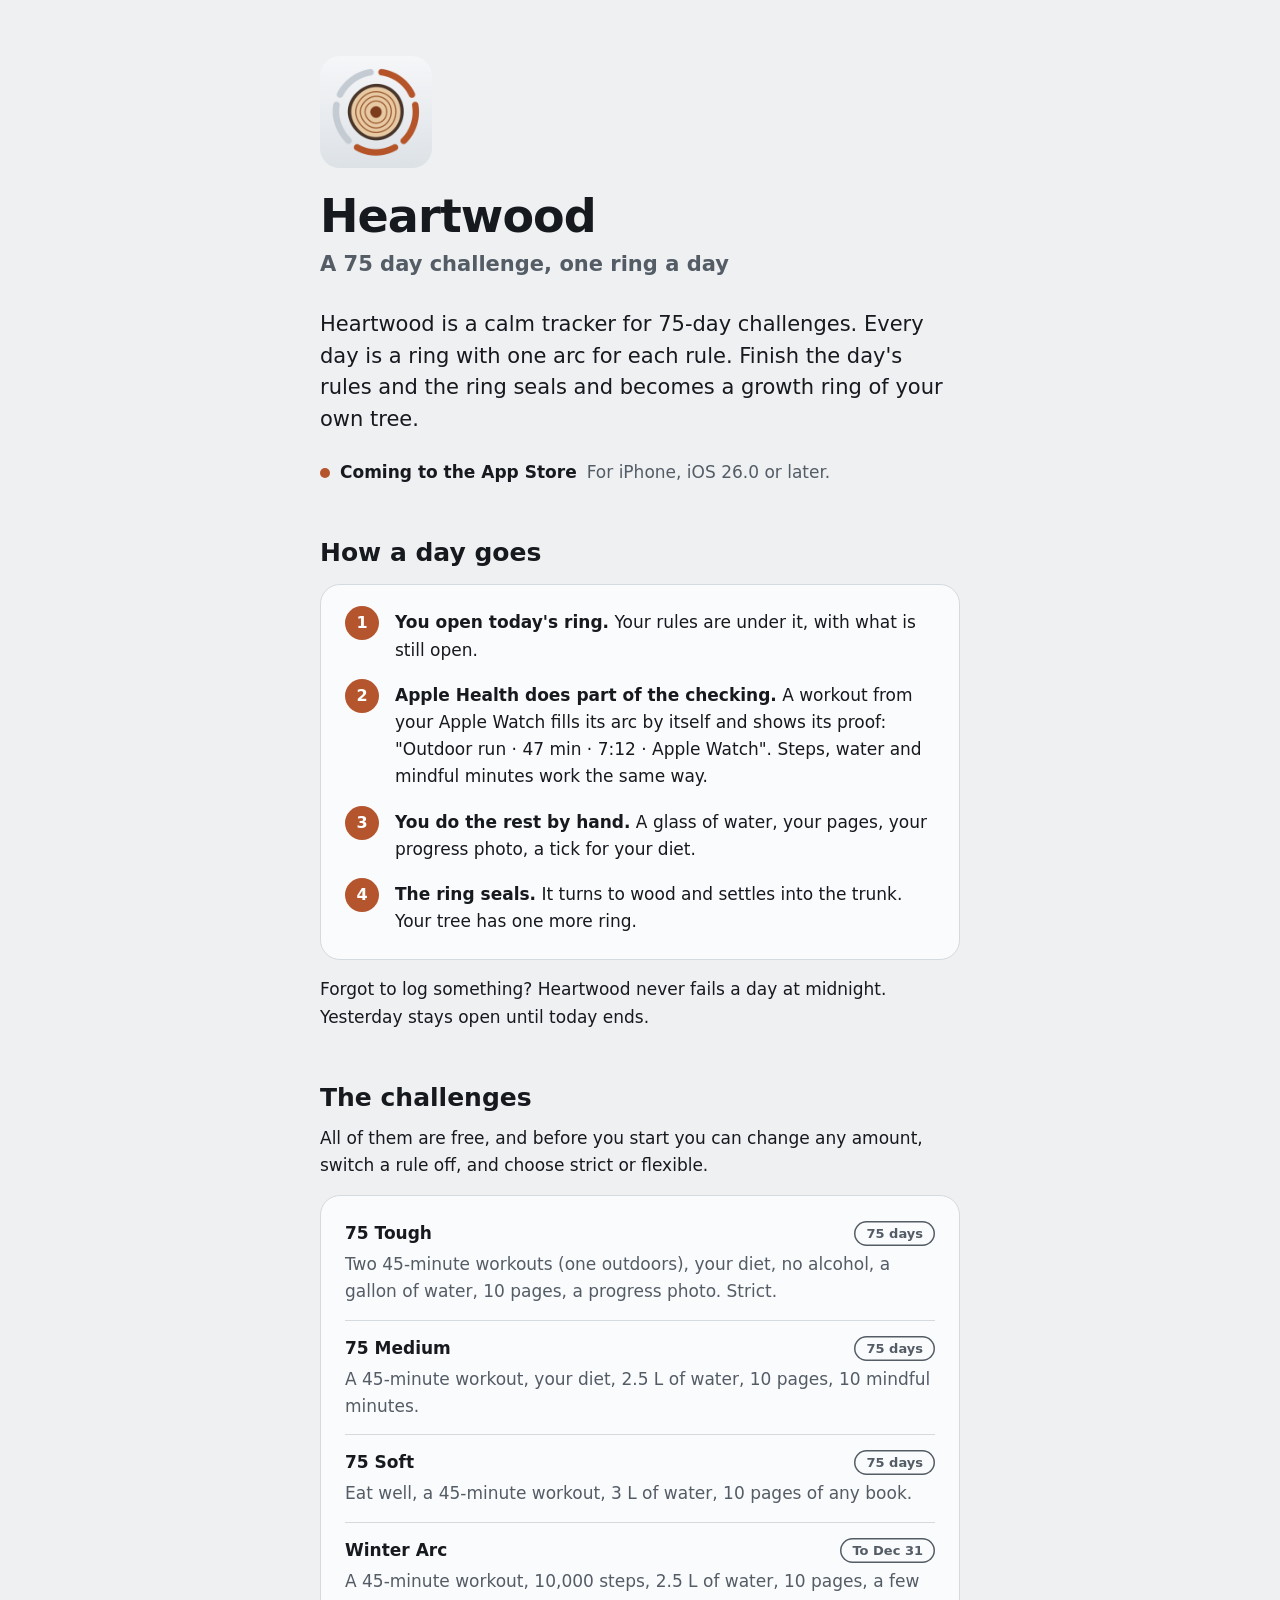
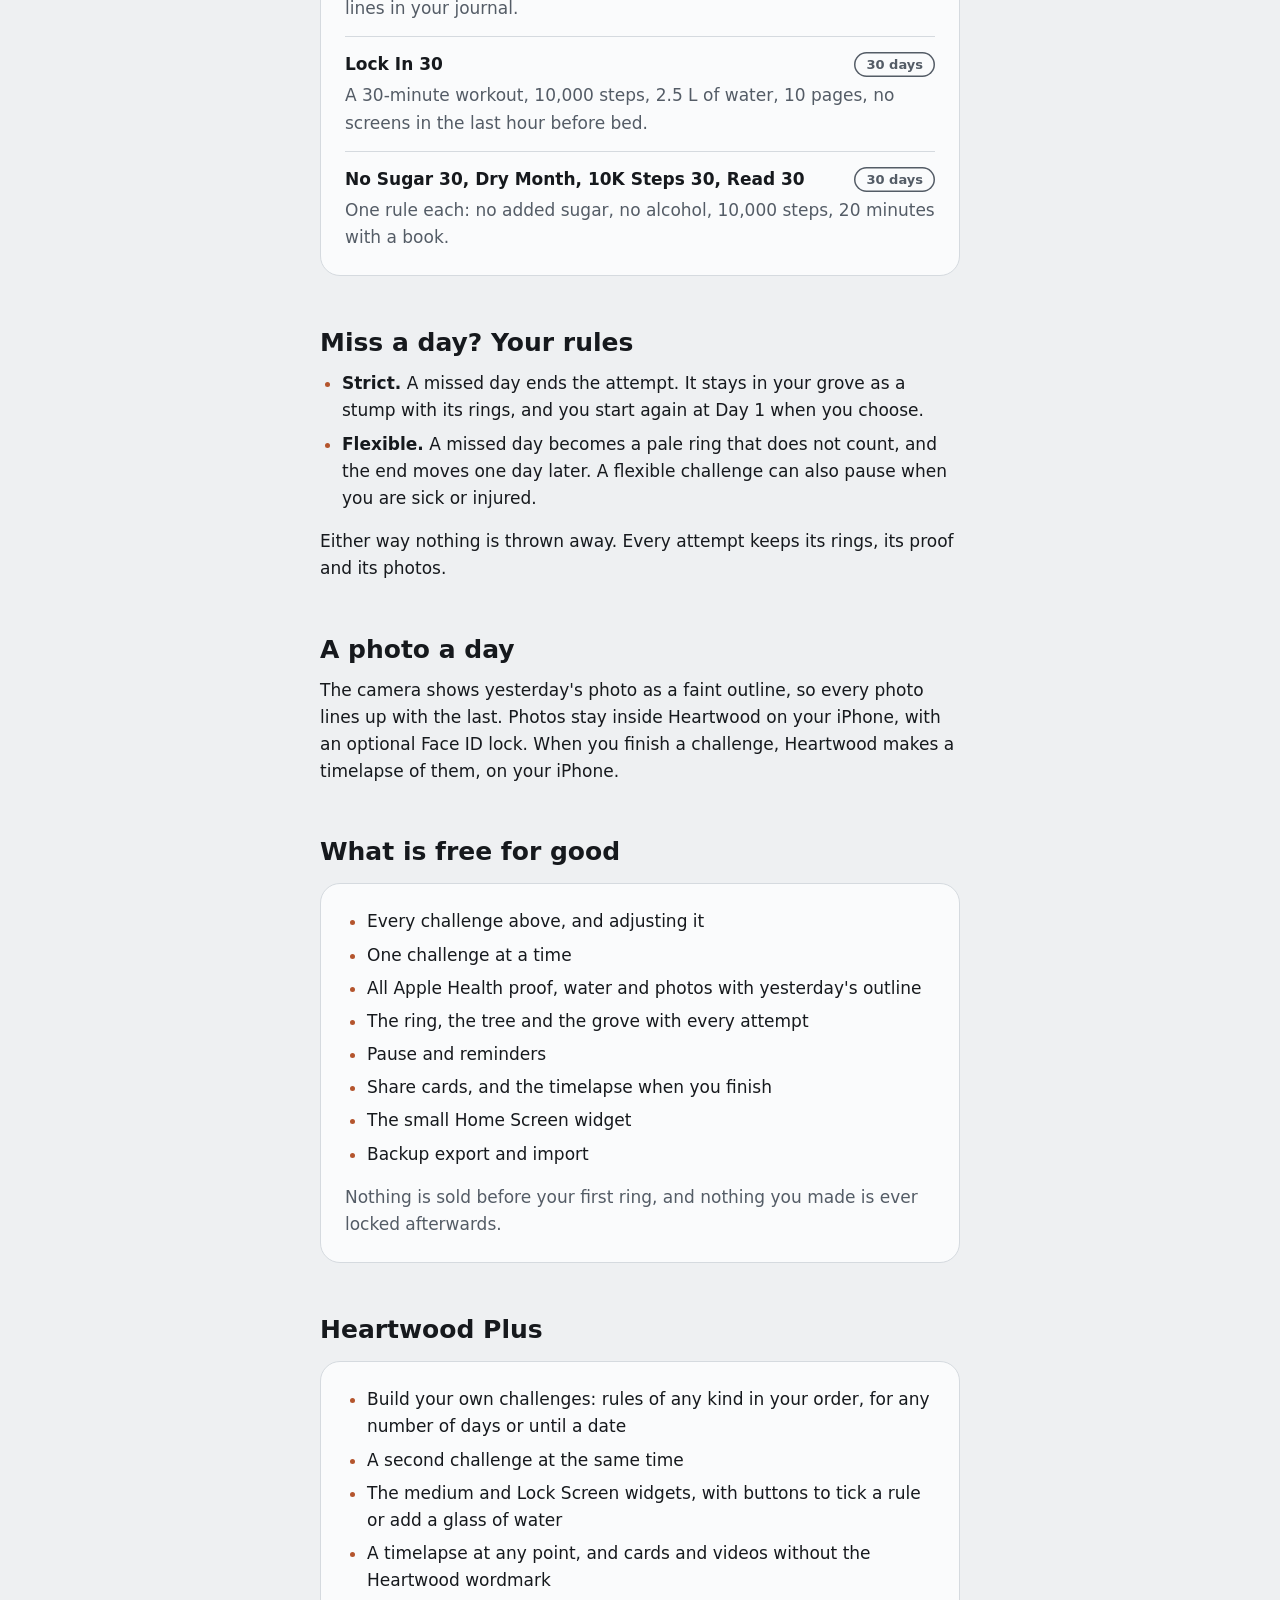
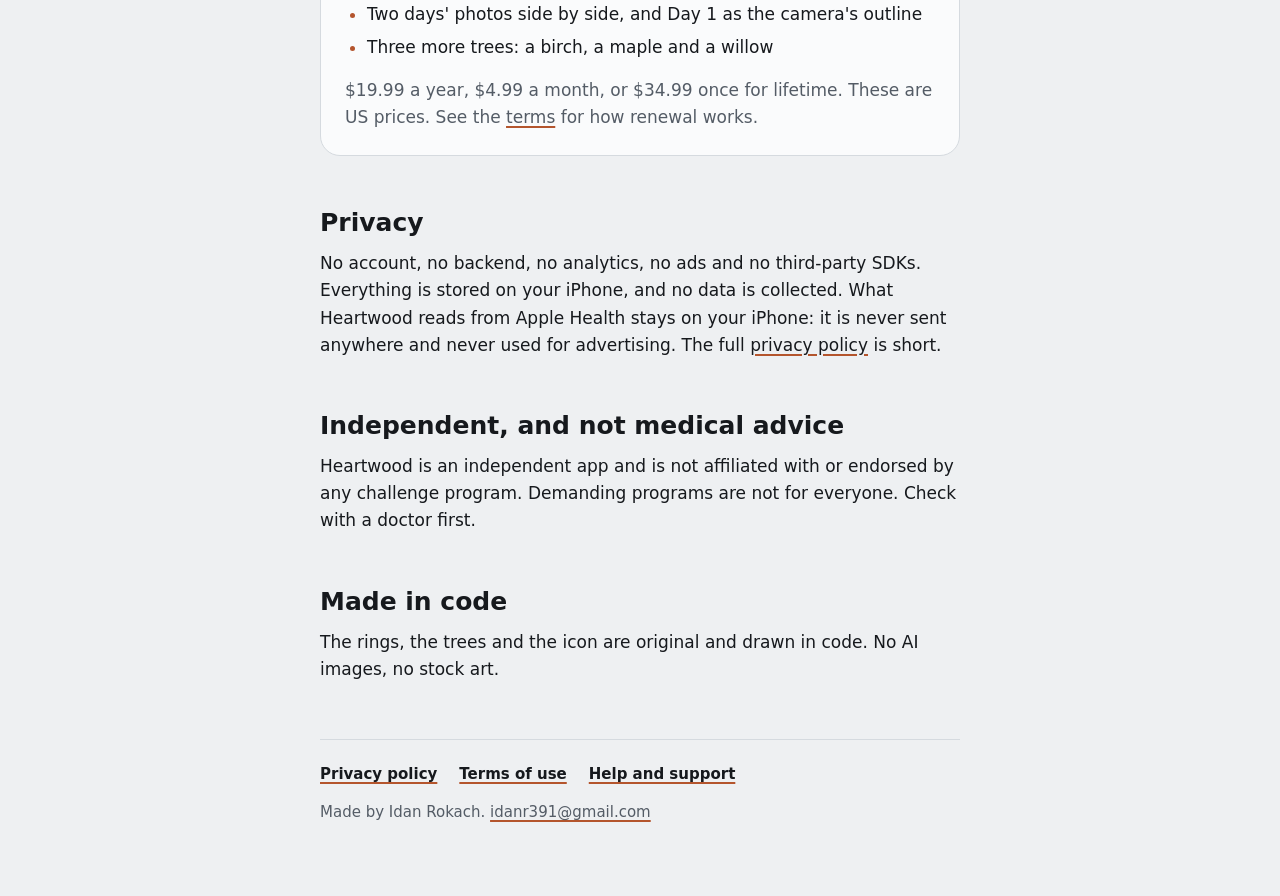
<file: index.html>
<!doctype html>
<html lang="en">
<head>
<meta charset="utf-8">
<meta name="viewport" content="width=device-width,initial-scale=1">
<title>Heartwood: 75 Day Challenge</title>
<meta name="description" content="Heartwood is a calm tracker for 75-day challenges. Apple Health checks off your workouts, steps and water, and every finished day adds a ring to your tree. The classic challenges are free.">
<meta name="color-scheme" content="light dark">
<meta name="theme-color" content="#EEF0F2" media="(prefers-color-scheme: light)">
<meta name="theme-color" content="#111417" media="(prefers-color-scheme: dark)">
<link rel="icon" href="icon.png">
<link rel="apple-touch-icon" href="icon.png">
<link rel="stylesheet" href="style.css">
</head>
<body>
<main>

<header class="hero">
  <img class="icon" src="icon.png" width="112" height="112" alt="The Heartwood app icon: the cross-section of a trunk with a few growth rings, and today's ring part done around it">
  <h1>Heartwood</h1>
  <p class="tagline">A 75 day challenge, one ring a day</p>
</header>

<p class="lead">Heartwood is a calm tracker for 75-day challenges. Every day is a ring with one arc for each rule. Finish the day's rules and the ring seals and becomes a growth ring of your own tree.</p>

<p class="status">Coming to the App Store <span class="muted">For iPhone, iOS 26.0 or later.</span></p>

<h2>How a day goes</h2>
<div class="card">
  <ol class="steps" role="list">
    <li><strong>You open today's ring.</strong> Your rules are under it, with what is still open.</li>
    <li><strong>Apple Health does part of the checking.</strong> A workout from your Apple Watch fills its arc by itself and shows its proof: "Outdoor run · 47 min · 7:12 · Apple Watch". Steps, water and mindful minutes work the same way.</li>
    <li><strong>You do the rest by hand.</strong> A glass of water, your pages, your progress photo, a tick for your diet.</li>
    <li><strong>The ring seals.</strong> It turns to wood and settles into the trunk. Your tree has one more ring.</li>
  </ol>
</div>
<p>Forgot to log something? Heartwood never fails a day at midnight. Yesterday stays open until today ends.</p>

<h2>The challenges</h2>
<p>All of them are free, and before you start you can change any amount, switch a rule off, and choose strict or flexible.</p>
<div class="card">
  <ul class="rules" role="list">
    <li><span class="name">75 Tough</span> <span class="tag tag-free">75 days</span> <span class="what">Two 45-minute workouts (one outdoors), your diet, no alcohol, a gallon of water, 10 pages, a progress photo. Strict.</span></li>
    <li><span class="name">75 Medium</span> <span class="tag tag-free">75 days</span> <span class="what">A 45-minute workout, your diet, 2.5 L of water, 10 pages, 10 mindful minutes.</span></li>
    <li><span class="name">75 Soft</span> <span class="tag tag-free">75 days</span> <span class="what">Eat well, a 45-minute workout, 3 L of water, 10 pages of any book.</span></li>
    <li><span class="name">Winter Arc</span> <span class="tag tag-free">To Dec 31</span> <span class="what">A 45-minute workout, 10,000 steps, 2.5 L of water, 10 pages, a few lines in your journal.</span></li>
    <li><span class="name">Lock In 30</span> <span class="tag tag-free">30 days</span> <span class="what">A 30-minute workout, 10,000 steps, 2.5 L of water, 10 pages, no screens in the last hour before bed.</span></li>
    <li><span class="name">No Sugar 30, Dry Month, 10K Steps 30, Read 30</span> <span class="tag tag-free">30 days</span> <span class="what">One rule each: no added sugar, no alcohol, 10,000 steps, 20 minutes with a book.</span></li>
  </ul>
</div>

<h2>Miss a day? Your rules</h2>
<ul>
  <li><strong>Strict.</strong> A missed day ends the attempt. It stays in your grove as a stump with its rings, and you start again at Day 1 when you choose.</li>
  <li><strong>Flexible.</strong> A missed day becomes a pale ring that does not count, and the end moves one day later. A flexible challenge can also pause when you are sick or injured.</li>
</ul>
<p>Either way nothing is thrown away. Every attempt keeps its rings, its proof and its photos.</p>

<h2>A photo a day</h2>
<p>The camera shows yesterday's photo as a faint outline, so every photo lines up with the last. Photos stay inside Heartwood on your iPhone, with an optional Face ID lock. When you finish a challenge, Heartwood makes a timelapse of them, on your iPhone.</p>

<h2>What is free for good</h2>
<div class="card">
  <ul>
    <li>Every challenge above, and adjusting it</li>
    <li>One challenge at a time</li>
    <li>All Apple Health proof, water and photos with yesterday's outline</li>
    <li>The ring, the tree and the grove with every attempt</li>
    <li>Pause and reminders</li>
    <li>Share cards, and the timelapse when you finish</li>
    <li>The small Home Screen widget</li>
    <li>Backup export and import</li>
  </ul>
  <p class="muted">Nothing is sold before your first ring, and nothing you made is ever locked afterwards.</p>
</div>

<h2>Heartwood Plus</h2>
<div class="card">
  <ul>
    <li>Build your own challenges: rules of any kind in your order, for any number of days or until a date</li>
    <li>A second challenge at the same time</li>
    <li>The medium and Lock Screen widgets, with buttons to tick a rule or add a glass of water</li>
    <li>A timelapse at any point, and cards and videos without the Heartwood wordmark</li>
    <li>Two days' photos side by side, and Day 1 as the camera's outline</li>
    <li>Three more trees: a birch, a maple and a willow</li>
  </ul>
  <p class="muted">$19.99 a year, $4.99 a month, or $34.99 once for lifetime. These are US prices. See the <a href="terms.html">terms</a> for how renewal works.</p>
</div>

<h2>Privacy</h2>
<p>No account, no backend, no analytics, no ads and no third-party SDKs. Everything is stored on your iPhone, and no data is collected. What Heartwood reads from Apple Health stays on your iPhone: it is never sent anywhere and never used for advertising. The full <a href="privacy.html">privacy policy</a> is short.</p>

<h2>Independent, and not medical advice</h2>
<p>Heartwood is an independent app and is not affiliated with or endorsed by any challenge program. Demanding programs are not for everyone. Check with a doctor first.</p>

<h2>Made in code</h2>
<p>The rings, the trees and the icon are original and drawn in code. No AI images, no stock art.</p>

<nav aria-label="Pages">
  <a href="privacy.html">Privacy policy</a>
  <a href="terms.html">Terms of use</a>
  <a href="support.html">Help and support</a>
</nav>
<p class="made">Made by Idan Rokach. <a href="mailto:idanr391@gmail.com">idanr391@gmail.com</a></p>

</main>
</body>
</html>
</file>
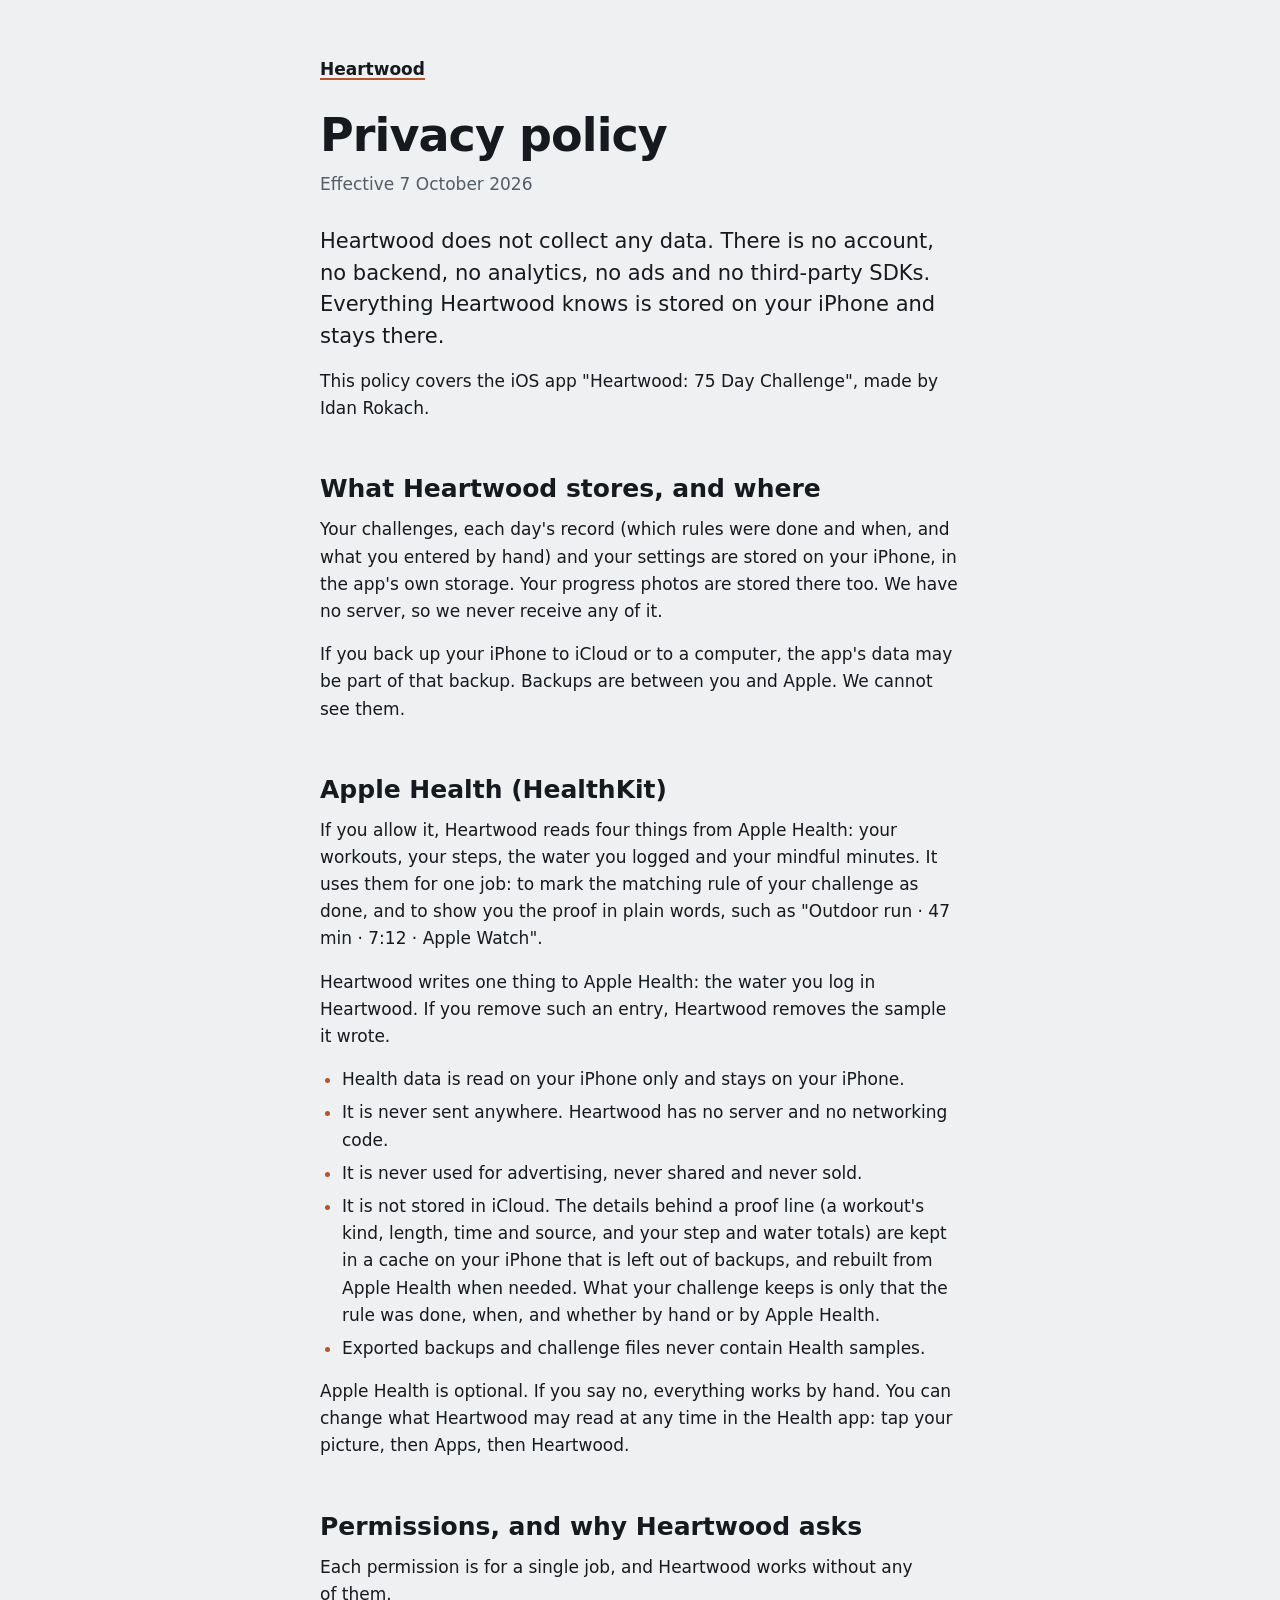
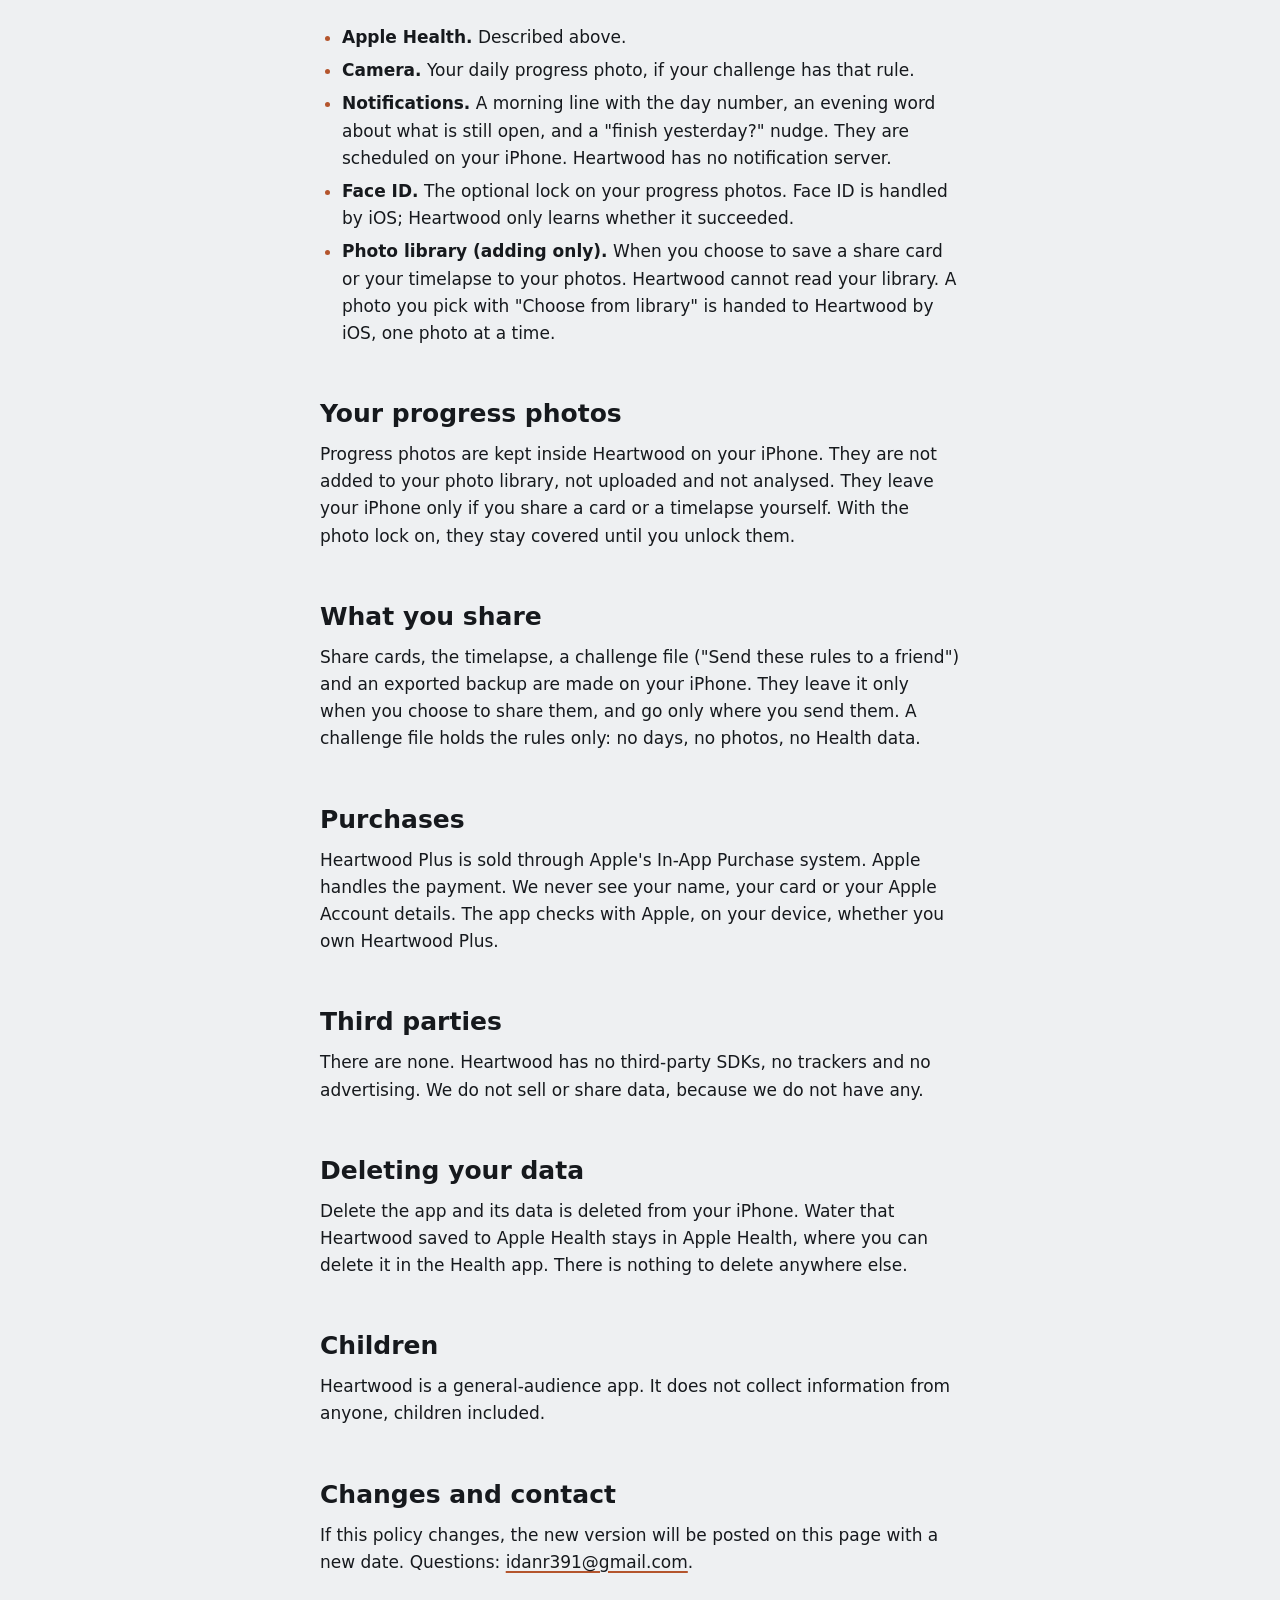
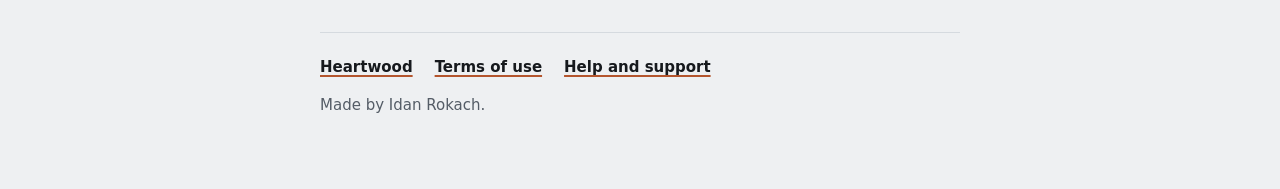
<file: privacy.html>
<!doctype html>
<html lang="en">
<head>
<meta charset="utf-8">
<meta name="viewport" content="width=device-width,initial-scale=1">
<title>Heartwood: Privacy policy</title>
<meta name="description" content="Heartwood does not collect any data. There is no account, no backend, no analytics and no ads. Apple Health data is read on your iPhone only and never sent anywhere.">
<meta name="color-scheme" content="light dark">
<meta name="theme-color" content="#EEF0F2" media="(prefers-color-scheme: light)">
<meta name="theme-color" content="#111417" media="(prefers-color-scheme: dark)">
<link rel="icon" href="icon.png">
<link rel="apple-touch-icon" href="icon.png">
<link rel="stylesheet" href="style.css">
</head>
<body>
<main>

<p class="home"><a href="index.html">Heartwood</a></p>
<h1>Privacy policy</h1>
<p class="muted effective">Effective 7 October 2026</p>

<p class="lead">Heartwood does not collect any data. There is no account, no backend, no analytics, no ads and no third-party SDKs. Everything Heartwood knows is stored on your iPhone and stays there.</p>

<p>This policy covers the iOS app "Heartwood: 75 Day Challenge", made by Idan Rokach.</p>

<h2>What Heartwood stores, and where</h2>
<p>Your challenges, each day's record (which rules were done and when, and what you entered by hand) and your settings are stored on your iPhone, in the app's own storage. Your progress photos are stored there too. We have no server, so we never receive any of it.</p>
<p>If you back up your iPhone to iCloud or to a computer, the app's data may be part of that backup. Backups are between you and Apple. We cannot see them.</p>

<h2>Apple Health (HealthKit)</h2>
<p>If you allow it, Heartwood reads four things from Apple Health: your workouts, your steps, the water you logged and your mindful minutes. It uses them for one job: to mark the matching rule of your challenge as done, and to show you the proof in plain words, such as "Outdoor run · 47 min · 7:12 · Apple Watch".</p>
<p>Heartwood writes one thing to Apple Health: the water you log in Heartwood. If you remove such an entry, Heartwood removes the sample it wrote.</p>
<ul>
  <li>Health data is read on your iPhone only and stays on your iPhone.</li>
  <li>It is never sent anywhere. Heartwood has no server and no networking code.</li>
  <li>It is never used for advertising, never shared and never sold.</li>
  <li>It is not stored in iCloud. The details behind a proof line (a workout's kind, length, time and source, and your step and water totals) are kept in a cache on your iPhone that is left out of backups, and rebuilt from Apple Health when needed. What your challenge keeps is only that the rule was done, when, and whether by hand or by Apple Health.</li>
  <li>Exported backups and challenge files never contain Health samples.</li>
</ul>
<p>Apple Health is optional. If you say no, everything works by hand. You can change what Heartwood may read at any time in the Health app: tap your picture, then Apps, then Heartwood.</p>

<h2>Permissions, and why Heartwood asks</h2>
<p>Each permission is for a single job, and Heartwood works without any of them.</p>
<ul>
  <li><strong>Apple Health.</strong> Described above.</li>
  <li><strong>Camera.</strong> Your daily progress photo, if your challenge has that rule.</li>
  <li><strong>Notifications.</strong> A morning line with the day number, an evening word about what is still open, and a "finish yesterday?" nudge. They are scheduled on your iPhone. Heartwood has no notification server.</li>
  <li><strong>Face ID.</strong> The optional lock on your progress photos. Face ID is handled by iOS; Heartwood only learns whether it succeeded.</li>
  <li><strong>Photo library (adding only).</strong> When you choose to save a share card or your timelapse to your photos. Heartwood cannot read your library. A photo you pick with "Choose from library" is handed to Heartwood by iOS, one photo at a time.</li>
</ul>

<h2>Your progress photos</h2>
<p>Progress photos are kept inside Heartwood on your iPhone. They are not added to your photo library, not uploaded and not analysed. They leave your iPhone only if you share a card or a timelapse yourself. With the photo lock on, they stay covered until you unlock them.</p>

<h2>What you share</h2>
<p>Share cards, the timelapse, a challenge file ("Send these rules to a friend") and an exported backup are made on your iPhone. They leave it only when you choose to share them, and go only where you send them. A challenge file holds the rules only: no days, no photos, no Health data.</p>

<h2>Purchases</h2>
<p>Heartwood Plus is sold through Apple's In-App Purchase system. Apple handles the payment. We never see your name, your card or your Apple Account details. The app checks with Apple, on your device, whether you own Heartwood Plus.</p>

<h2>Third parties</h2>
<p>There are none. Heartwood has no third-party SDKs, no trackers and no advertising. We do not sell or share data, because we do not have any.</p>

<h2>Deleting your data</h2>
<p>Delete the app and its data is deleted from your iPhone. Water that Heartwood saved to Apple Health stays in Apple Health, where you can delete it in the Health app. There is nothing to delete anywhere else.</p>

<h2>Children</h2>
<p>Heartwood is a general-audience app. It does not collect information from anyone, children included.</p>

<h2>Changes and contact</h2>
<p>If this policy changes, the new version will be posted on this page with a new date. Questions: <a href="mailto:idanr391@gmail.com">idanr391@gmail.com</a>.</p>

<nav aria-label="Pages">
  <a href="index.html">Heartwood</a>
  <a href="terms.html">Terms of use</a>
  <a href="support.html">Help and support</a>
</nav>
<p class="made">Made by Idan Rokach.</p>

</main>
</body>
</html>
</file>
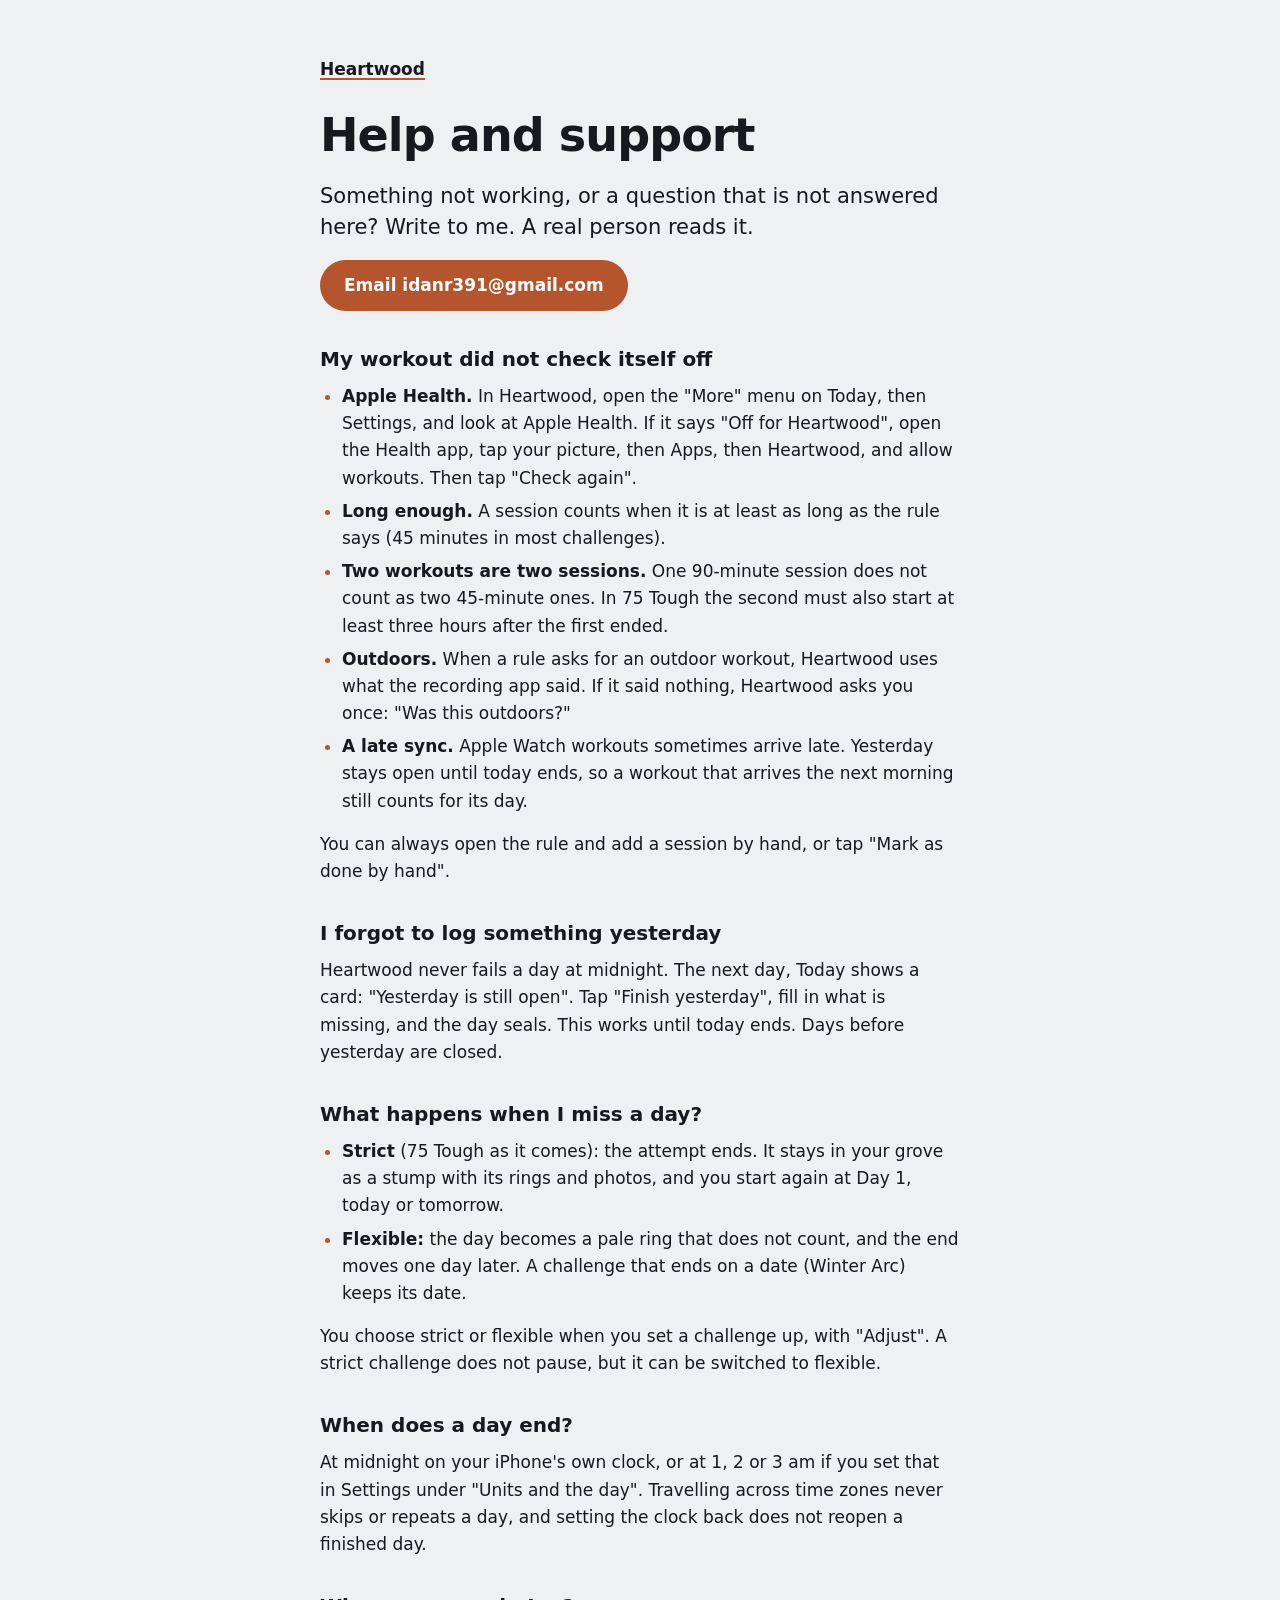
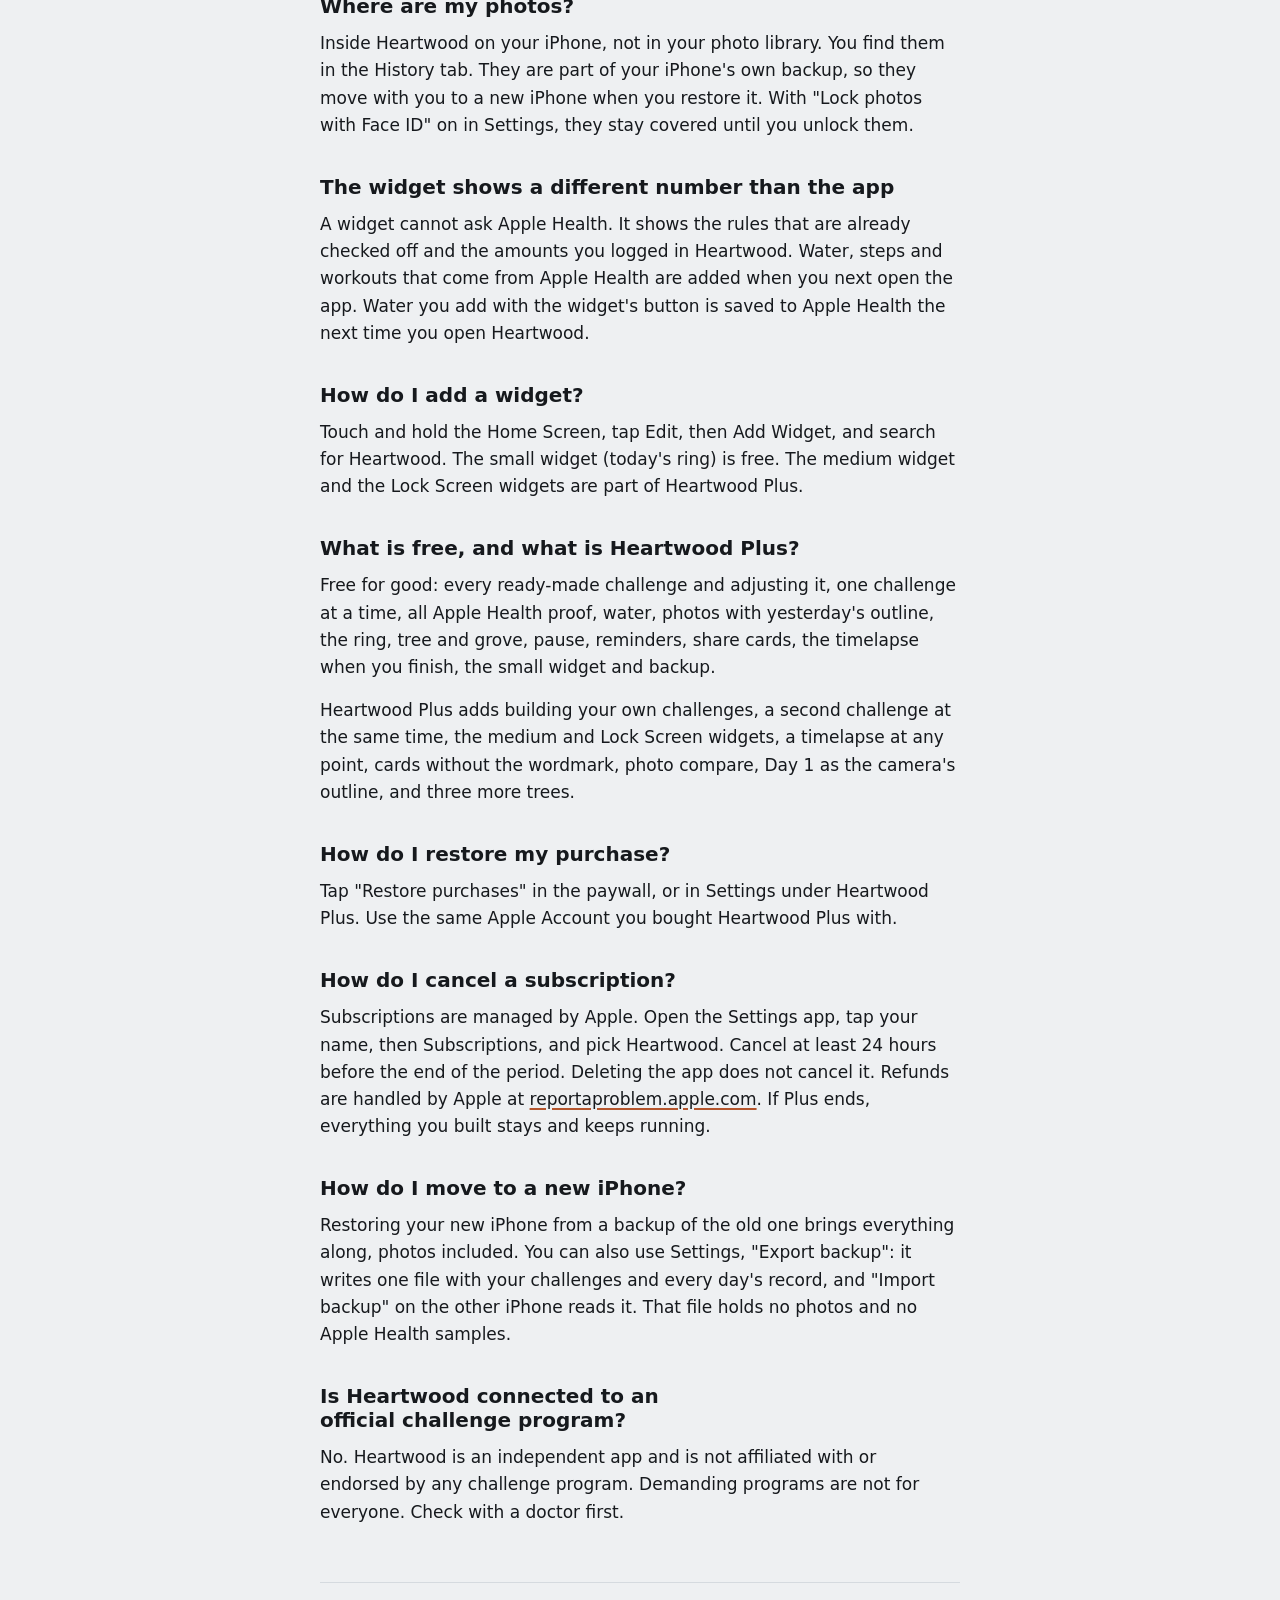
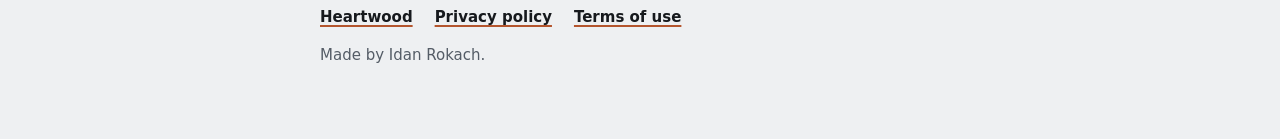
<file: support.html>
<!doctype html>
<html lang="en">
<head>
<meta charset="utf-8">
<meta name="viewport" content="width=device-width,initial-scale=1">
<title>Heartwood: Help and support</title>
<meta name="description" content="Help for Heartwood: Apple Health and workouts, missed days, yesterday, photos, widgets, backup, Heartwood Plus, restoring a purchase.">
<meta name="color-scheme" content="light dark">
<meta name="theme-color" content="#EEF0F2" media="(prefers-color-scheme: light)">
<meta name="theme-color" content="#111417" media="(prefers-color-scheme: dark)">
<link rel="icon" href="icon.png">
<link rel="apple-touch-icon" href="icon.png">
<link rel="stylesheet" href="style.css">
</head>
<body>
<main>

<p class="home"><a href="index.html">Heartwood</a></p>
<h1>Help and support</h1>

<p class="lead">Something not working, or a question that is not answered here? Write to me. A real person reads it.</p>
<p><a class="button" href="mailto:idanr391@gmail.com?subject=Heartwood">Email idanr391@gmail.com</a></p>

<section class="faq">

<h2>My workout did not check itself off</h2>
<ul>
  <li><strong>Apple Health.</strong> In Heartwood, open the "More" menu on Today, then Settings, and look at Apple Health. If it says "Off for Heartwood", open the Health app, tap your picture, then Apps, then Heartwood, and allow workouts. Then tap "Check again".</li>
  <li><strong>Long enough.</strong> A session counts when it is at least as long as the rule says (45 minutes in most challenges).</li>
  <li><strong>Two workouts are two sessions.</strong> One 90-minute session does not count as two 45-minute ones. In 75 Tough the second must also start at least three hours after the first ended.</li>
  <li><strong>Outdoors.</strong> When a rule asks for an outdoor workout, Heartwood uses what the recording app said. If it said nothing, Heartwood asks you once: "Was this outdoors?"</li>
  <li><strong>A late sync.</strong> Apple Watch workouts sometimes arrive late. Yesterday stays open until today ends, so a workout that arrives the next morning still counts for its day.</li>
</ul>
<p>You can always open the rule and add a session by hand, or tap "Mark as done by hand".</p>

<h2>I forgot to log something yesterday</h2>
<p>Heartwood never fails a day at midnight. The next day, Today shows a card: "Yesterday is still open". Tap "Finish yesterday", fill in what is missing, and the day seals. This works until today ends. Days before yesterday are closed.</p>

<h2>What happens when I miss a day?</h2>
<ul>
  <li><strong>Strict</strong> (75 Tough as it comes): the attempt ends. It stays in your grove as a stump with its rings and photos, and you start again at Day 1, today or tomorrow.</li>
  <li><strong>Flexible:</strong> the day becomes a pale ring that does not count, and the end moves one day later. A challenge that ends on a date (Winter Arc) keeps its date.</li>
</ul>
<p>You choose strict or flexible when you set a challenge up, with "Adjust". A strict challenge does not pause, but it can be switched to flexible.</p>

<h2>When does a day end?</h2>
<p>At midnight on your iPhone's own clock, or at 1, 2 or 3 am if you set that in Settings under "Units and the day". Travelling across time zones never skips or repeats a day, and setting the clock back does not reopen a finished day.</p>

<h2>Where are my photos?</h2>
<p>Inside Heartwood on your iPhone, not in your photo library. You find them in the History tab. They are part of your iPhone's own backup, so they move with you to a new iPhone when you restore it. With "Lock photos with Face ID" on in Settings, they stay covered until you unlock them.</p>

<h2>The widget shows a different number than the app</h2>
<p>A widget cannot ask Apple Health. It shows the rules that are already checked off and the amounts you logged in Heartwood. Water, steps and workouts that come from Apple Health are added when you next open the app. Water you add with the widget's button is saved to Apple Health the next time you open Heartwood.</p>

<h2>How do I add a widget?</h2>
<p>Touch and hold the Home Screen, tap Edit, then Add Widget, and search for Heartwood. The small widget (today's ring) is free. The medium widget and the Lock Screen widgets are part of Heartwood Plus.</p>

<h2>What is free, and what is Heartwood Plus?</h2>
<p>Free for good: every ready-made challenge and adjusting it, one challenge at a time, all Apple Health proof, water, photos with yesterday's outline, the ring, tree and grove, pause, reminders, share cards, the timelapse when you finish, the small widget and backup.</p>
<p>Heartwood Plus adds building your own challenges, a second challenge at the same time, the medium and Lock Screen widgets, a timelapse at any point, cards without the wordmark, photo compare, Day 1 as the camera's outline, and three more trees.</p>

<h2>How do I restore my purchase?</h2>
<p>Tap "Restore purchases" in the paywall, or in Settings under Heartwood Plus. Use the same Apple Account you bought Heartwood Plus with.</p>

<h2>How do I cancel a subscription?</h2>
<p>Subscriptions are managed by Apple. Open the Settings app, tap your name, then Subscriptions, and pick Heartwood. Cancel at least 24 hours before the end of the period. Deleting the app does not cancel it. Refunds are handled by Apple at <a href="https://reportaproblem.apple.com">reportaproblem.apple.com</a>. If Plus ends, everything you built stays and keeps running.</p>

<h2>How do I move to a new iPhone?</h2>
<p>Restoring your new iPhone from a backup of the old one brings everything along, photos included. You can also use Settings, "Export backup": it writes one file with your challenges and every day's record, and "Import backup" on the other iPhone reads it. That file holds no photos and no Apple Health samples.</p>

<h2>Is Heartwood connected to an official challenge program?</h2>
<p>No. Heartwood is an independent app and is not affiliated with or endorsed by any challenge program. Demanding programs are not for everyone. Check with a doctor first.</p>

</section>

<nav aria-label="Pages">
  <a href="index.html">Heartwood</a>
  <a href="privacy.html">Privacy policy</a>
  <a href="terms.html">Terms of use</a>
</nav>
<p class="made">Made by Idan Rokach.</p>

</main>
</body>
</html>
</file>
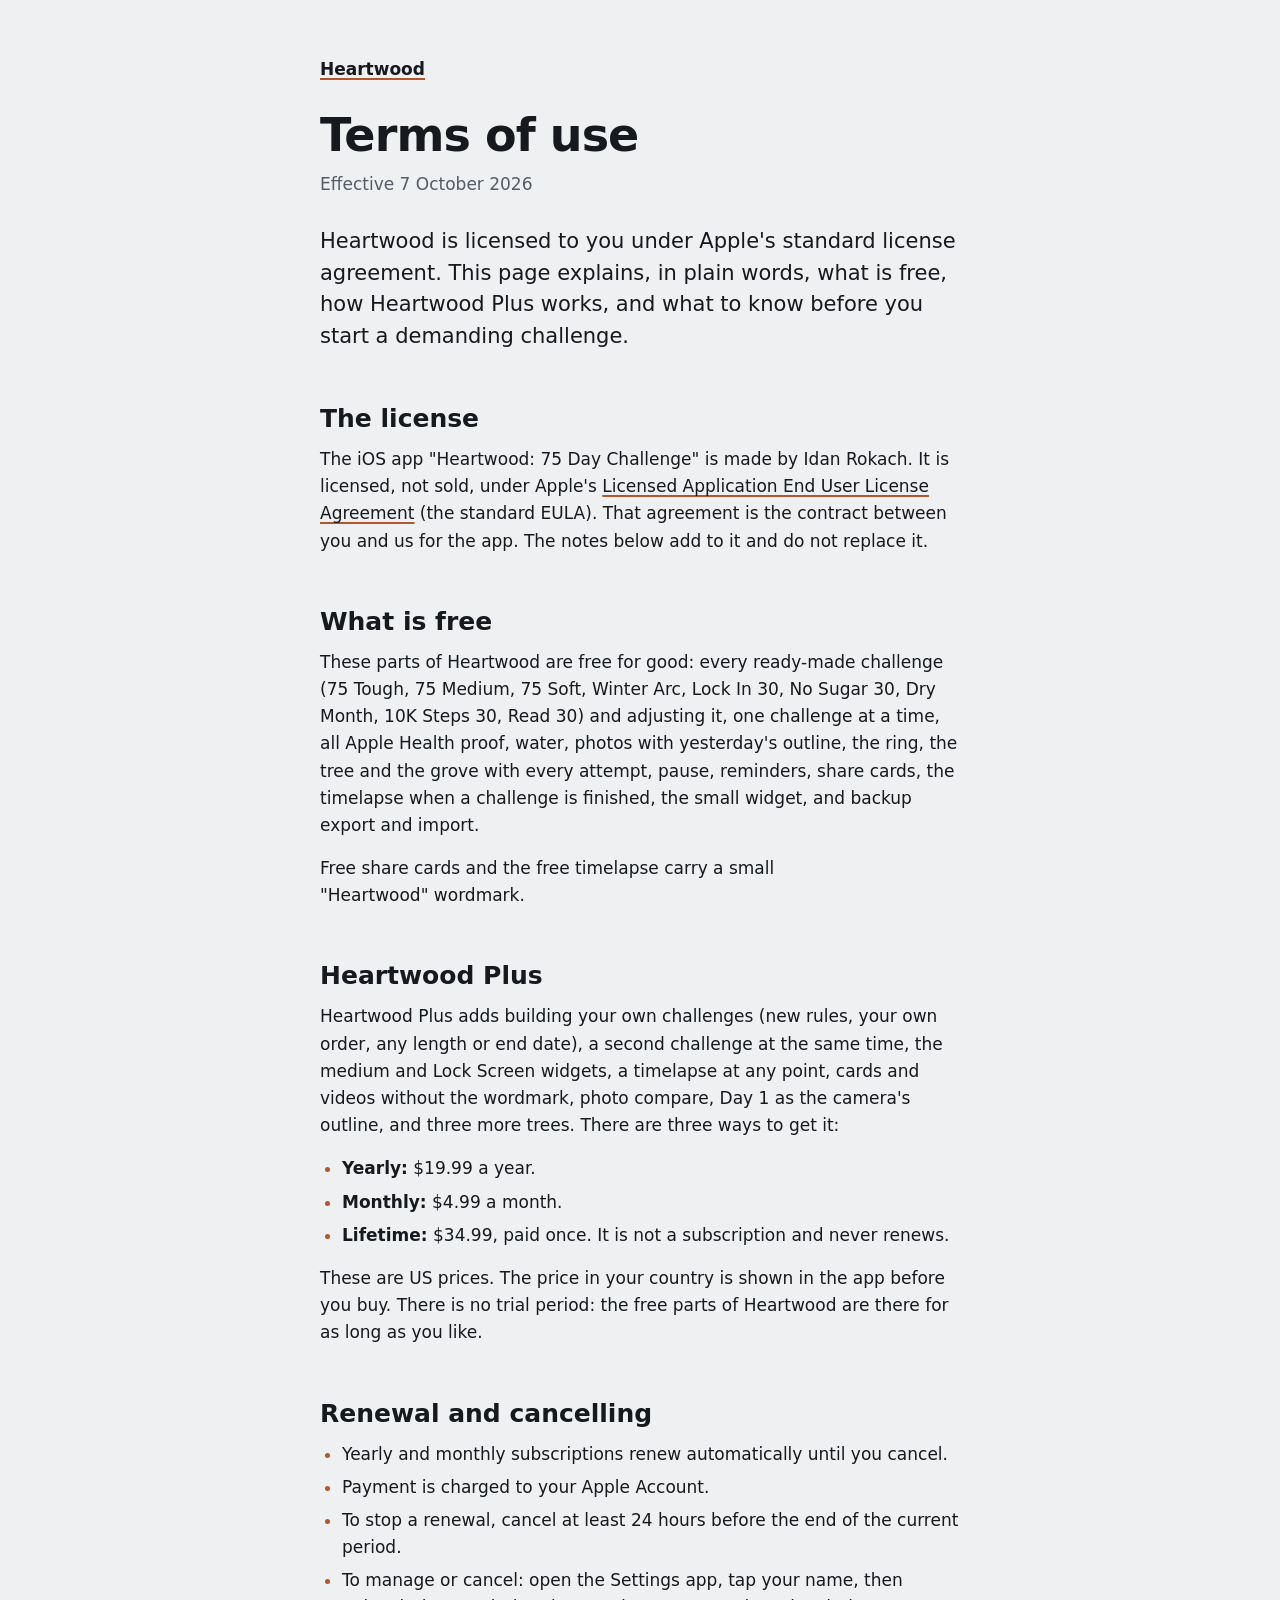
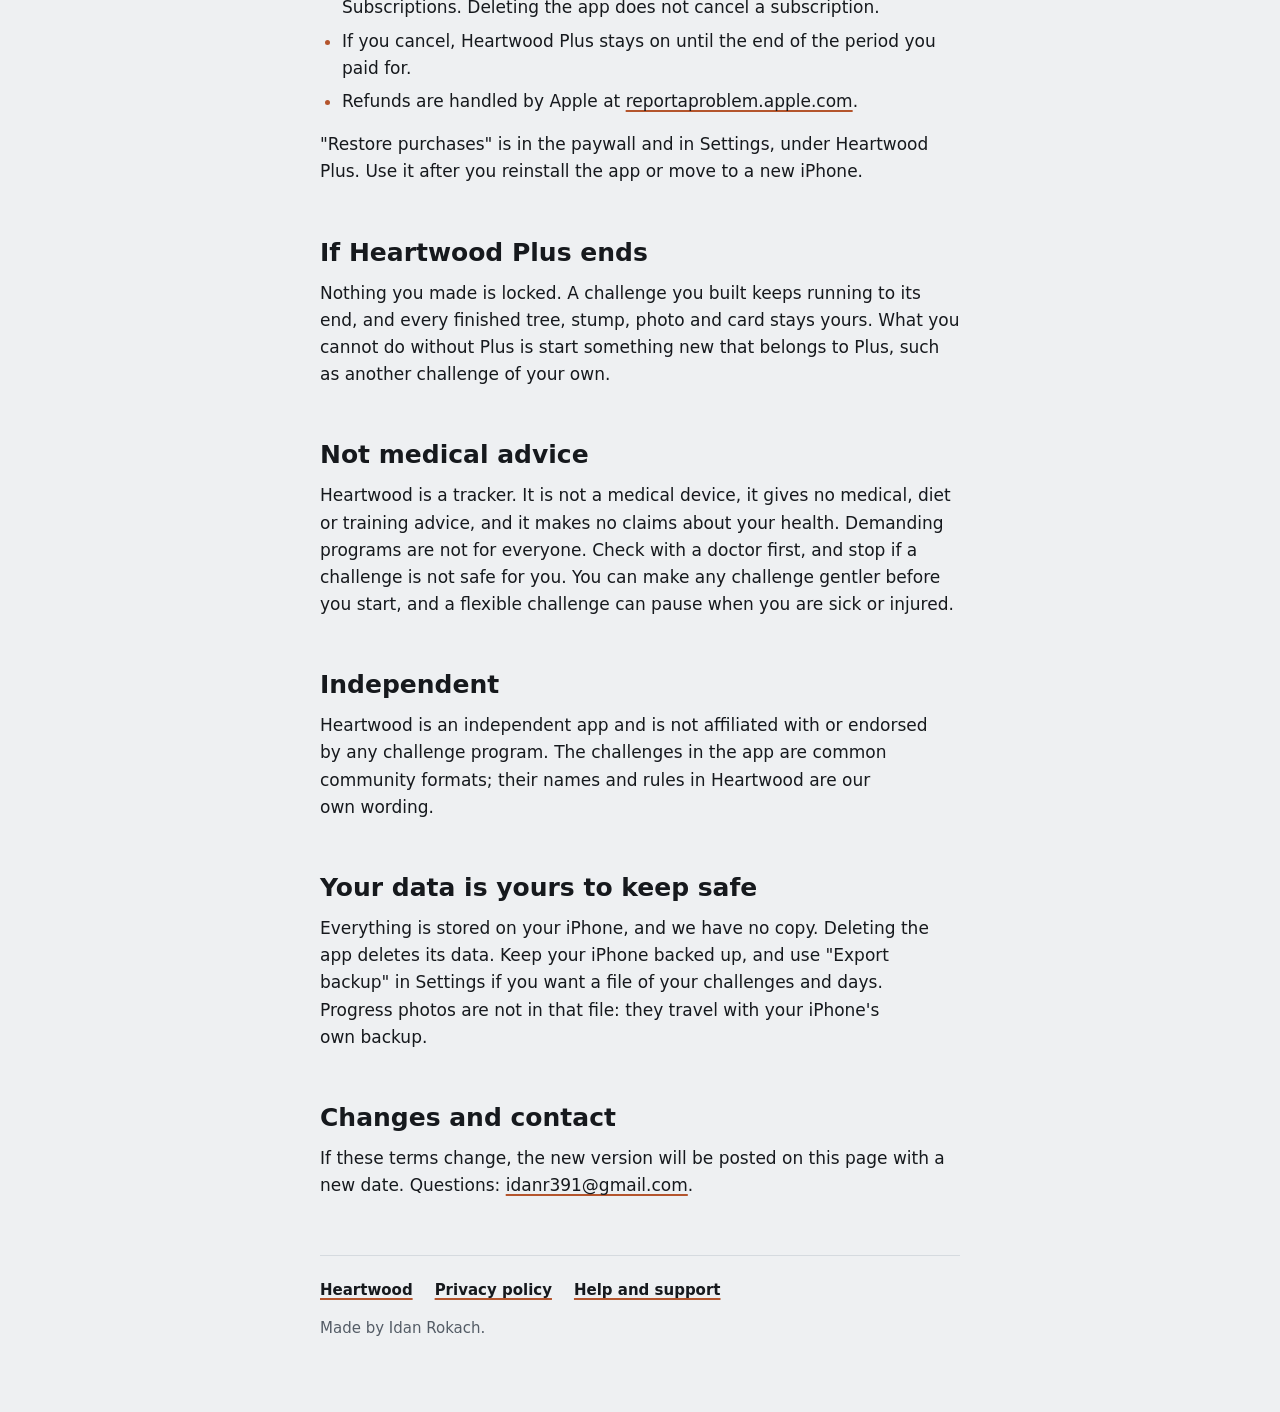
<file: terms.html>
<!doctype html>
<html lang="en">
<head>
<meta charset="utf-8">
<meta name="viewport" content="width=device-width,initial-scale=1">
<title>Heartwood: Terms of use</title>
<meta name="description" content="Heartwood is licensed under Apple's standard license agreement. How Heartwood Plus works, what is free, and what to know before you start a demanding challenge.">
<meta name="color-scheme" content="light dark">
<meta name="theme-color" content="#EEF0F2" media="(prefers-color-scheme: light)">
<meta name="theme-color" content="#111417" media="(prefers-color-scheme: dark)">
<link rel="icon" href="icon.png">
<link rel="apple-touch-icon" href="icon.png">
<link rel="stylesheet" href="style.css">
</head>
<body>
<main>

<p class="home"><a href="index.html">Heartwood</a></p>
<h1>Terms of use</h1>
<p class="muted effective">Effective 7 October 2026</p>

<p class="lead">Heartwood is licensed to you under Apple's standard license agreement. This page explains, in plain words, what is free, how Heartwood Plus works, and what to know before you start a demanding challenge.</p>

<h2>The license</h2>
<p>The iOS app "Heartwood: 75 Day Challenge" is made by Idan Rokach. It is licensed, not sold, under Apple's <a href="https://www.apple.com/legal/internet-services/itunes/dev/stdeula/">Licensed Application End User License Agreement</a> (the standard EULA). That agreement is the contract between you and us for the app. The notes below add to it and do not replace it.</p>

<h2>What is free</h2>
<p>These parts of Heartwood are free for good: every ready-made challenge (75 Tough, 75 Medium, 75 Soft, Winter Arc, Lock In 30, No Sugar 30, Dry Month, 10K Steps 30, Read 30) and adjusting it, one challenge at a time, all Apple Health proof, water, photos with yesterday's outline, the ring, the tree and the grove with every attempt, pause, reminders, share cards, the timelapse when a challenge is finished, the small widget, and backup export and import.</p>
<p>Free share cards and the free timelapse carry a small "Heartwood" wordmark.</p>

<h2>Heartwood Plus</h2>
<p>Heartwood Plus adds building your own challenges (new rules, your own order, any length or end date), a second challenge at the same time, the medium and Lock Screen widgets, a timelapse at any point, cards and videos without the wordmark, photo compare, Day 1 as the camera's outline, and three more trees. There are three ways to get it:</p>
<ul>
  <li><strong>Yearly:</strong> $19.99 a year.</li>
  <li><strong>Monthly:</strong> $4.99 a month.</li>
  <li><strong>Lifetime:</strong> $34.99, paid once. It is not a subscription and never renews.</li>
</ul>
<p>These are US prices. The price in your country is shown in the app before you buy. There is no trial period: the free parts of Heartwood are there for as long as you like.</p>

<h2>Renewal and cancelling</h2>
<ul>
  <li>Yearly and monthly subscriptions renew automatically until you cancel.</li>
  <li>Payment is charged to your Apple Account.</li>
  <li>To stop a renewal, cancel at least 24 hours before the end of the current period.</li>
  <li>To manage or cancel: open the Settings app, tap your name, then Subscriptions. Deleting the app does not cancel a subscription.</li>
  <li>If you cancel, Heartwood Plus stays on until the end of the period you paid for.</li>
  <li>Refunds are handled by Apple at <a href="https://reportaproblem.apple.com">reportaproblem.apple.com</a>.</li>
</ul>
<p>"Restore purchases" is in the paywall and in Settings, under Heartwood Plus. Use it after you reinstall the app or move to a new iPhone.</p>

<h2>If Heartwood Plus ends</h2>
<p>Nothing you made is locked. A challenge you built keeps running to its end, and every finished tree, stump, photo and card stays yours. What you cannot do without Plus is start something new that belongs to Plus, such as another challenge of your own.</p>

<h2>Not medical advice</h2>
<p>Heartwood is a tracker. It is not a medical device, it gives no medical, diet or training advice, and it makes no claims about your health. Demanding programs are not for everyone. Check with a doctor first, and stop if a challenge is not safe for you. You can make any challenge gentler before you start, and a flexible challenge can pause when you are sick or injured.</p>

<h2>Independent</h2>
<p>Heartwood is an independent app and is not affiliated with or endorsed by any challenge program. The challenges in the app are common community formats; their names and rules in Heartwood are our own wording.</p>

<h2>Your data is yours to keep safe</h2>
<p>Everything is stored on your iPhone, and we have no copy. Deleting the app deletes its data. Keep your iPhone backed up, and use "Export backup" in Settings if you want a file of your challenges and days. Progress photos are not in that file: they travel with your iPhone's own backup.</p>

<h2>Changes and contact</h2>
<p>If these terms change, the new version will be posted on this page with a new date. Questions: <a href="mailto:idanr391@gmail.com">idanr391@gmail.com</a>.</p>

<nav aria-label="Pages">
  <a href="index.html">Heartwood</a>
  <a href="privacy.html">Privacy policy</a>
  <a href="support.html">Help and support</a>
</nav>
<p class="made">Made by Idan Rokach.</p>

</main>
</body>
</html>
</file>
<file: style.css>
/* Heartwood site: landing, privacy, terms, support.
   Colors mirror the app (Shared/Design/Palette.swift): slate paper, one warm accent.
   Shape rule: cards 20px, buttons and tags are full pills.
   No JavaScript, no web fonts, no external files. Light and dark follow the system. */

:root {
  color-scheme: light dark;

  --paper: #EEF0F2;
  --card: #FAFBFC;
  --ink: #16191D;
  --ink-soft: #545C66;
  --line: #D5DADF;
  --heartwood: #B4552D;
  --on-heartwood: #FFFFFF;

  --radius-card: 20px;
  --radius-pill: 999px;
  --gutter: 20px;
  --font: system-ui, -apple-system, "SF Pro Text", "Helvetica Neue", sans-serif;
}

@media (prefers-color-scheme: dark) {
  :root {
    --paper: #111417;
    --card: #1A1F24;
    --ink: #EDF0F2;
    --ink-soft: #A2ACB6;
    --line: #2B333A;
    --heartwood: #E0875A;
    --on-heartwood: #1B0F08;
  }
}

*,
*::before,
*::after { box-sizing: border-box; }

html {
  -webkit-text-size-adjust: 100%;
  text-size-adjust: 100%;
}

body {
  margin: 0;
  background: var(--paper);
  color: var(--ink);
  font: 17px/1.6 var(--font);
  -webkit-font-smoothing: antialiased;
}

main {
  max-width: 680px;
  margin: 0 auto;
  padding: 56px var(--gutter) 72px;
}

/* Type */

h1 {
  margin: 0;
  font-size: clamp(36px, 9vw, 46px);
  line-height: 1.08;
  font-weight: 700;
  letter-spacing: -0.02em;
  text-wrap: balance;
}

h2 {
  margin: 52px 0 12px;
  font-size: 25px;
  line-height: 1.2;
  font-weight: 700;
  text-wrap: balance;
}

h3 {
  margin: 0 0 10px;
  font-size: 19px;
  line-height: 1.25;
  font-weight: 700;
}

p { margin: 0 0 16px; text-wrap: pretty; }

.muted { color: var(--ink-soft); }
.small { font-size: 15px; }

a {
  color: inherit;
  text-decoration: underline;
  text-decoration-color: var(--heartwood);
  text-decoration-thickness: 2px;
  text-underline-offset: 3px;
}

@media (hover: hover) {
  a:hover { text-decoration-thickness: 3px; }
}

a:focus-visible {
  outline: 2px solid var(--ink);
  outline-offset: 3px;
}

/* Landing hero */

.hero { margin-bottom: 28px; }

.icon {
  display: block;
  width: 112px;
  height: 112px;
  margin-bottom: 24px;
  border-radius: var(--radius-card);
}

.tagline {
  margin: 6px 0 0;
  font-size: 21px;
  font-weight: 700;
  color: var(--ink-soft);
}

.lead {
  font-size: 21px;
  line-height: 1.5;
}

.status {
  display: flex;
  align-items: baseline;
  flex-wrap: wrap;
  gap: 4px 10px;
  margin: 24px 0 0;
  font-weight: 700;
}

.status::before {
  content: "";
  flex: none;
  align-self: center;
  width: 10px;
  height: 10px;
  border-radius: var(--radius-pill);
  background: var(--heartwood);
}

.status .muted { font-weight: 500; }

/* Sub-page top */

.home {
  margin: 0 0 28px;
  font-weight: 700;
}

.effective { margin: 10px 0 28px; }

h1 + .lead { margin-top: 20px; }

/* Cards */

.card {
  margin: 16px 0;
  padding: 24px;
  background: var(--card);
  border: 1px solid var(--line);
  border-radius: var(--radius-card);
}

.card > :first-child { margin-top: 0; }
.card > :last-child { margin-bottom: 0; }

/* Lists */

ul { margin: 0 0 16px; padding-left: 22px; }
li { margin: 0 0 6px; }
li::marker { color: var(--heartwood); }

.steps {
  list-style: none;
  counter-reset: step;
  margin: 0;
  padding: 0;
}

.steps li {
  counter-increment: step;
  position: relative;
  min-height: 34px;
  margin: 0 0 18px;
  padding-left: 50px;
}

.steps li:last-child { margin-bottom: 0; }

.steps li::before {
  content: counter(step);
  position: absolute;
  left: 0;
  top: -3px;
  display: grid;
  place-items: center;
  width: 34px;
  height: 34px;
  border-radius: var(--radius-pill);
  background: var(--heartwood);
  color: var(--on-heartwood);
  font-size: 16px;
  font-weight: 700;
  line-height: 1;
}

.rules {
  list-style: none;
  margin: 0;
  padding: 0;
}

.rules li {
  display: grid;
  grid-template-columns: 1fr auto;
  align-items: center;
  gap: 4px 12px;
  margin: 0;
  padding: 14px 0;
  border-top: 1px solid var(--line);
}

.rules li:first-child { padding-top: 0; border-top: 0; }
.rules li:last-child { padding-bottom: 0; }

.rules .name { font-weight: 700; }

.rules .what {
  grid-column: 1 / -1;
  color: var(--ink-soft);
}

/* Pills: tags and the one button */

.tag {
  padding: 6px 12px;
  border-radius: var(--radius-pill);
  font-size: 13px;
  font-weight: 700;
  line-height: 1;
  white-space: nowrap;
}

.tag-free {
  color: var(--ink-soft);
  box-shadow: inset 0 0 0 1.5px var(--ink-soft);
}

.tag-plus {
  background: var(--heartwood);
  color: var(--on-heartwood);
}

.button {
  display: inline-block;
  padding: 12px 24px;
  border-radius: var(--radius-pill);
  background: var(--heartwood);
  color: var(--on-heartwood);
  font-weight: 700;
  text-decoration: none;
  overflow-wrap: anywhere;
}

@media (hover: hover) {
  .button:hover { filter: brightness(1.06); }
}

/* Support questions */

.faq h2 {
  margin-top: 36px;
  font-size: 20px;
}

/* Footer */

nav {
  display: flex;
  flex-wrap: wrap;
  gap: 8px 22px;
  margin-top: 56px;
  padding-top: 22px;
  border-top: 1px solid var(--line);
  font-size: 15px;
  font-weight: 700;
}

.made {
  margin: 14px 0 0;
  font-size: 15px;
  color: var(--ink-soft);
}

@media (max-width: 420px) {
  main { padding-top: 40px; }
  .card { padding: 20px; }
  .lead, .tagline { font-size: 19px; }
}
</file>
